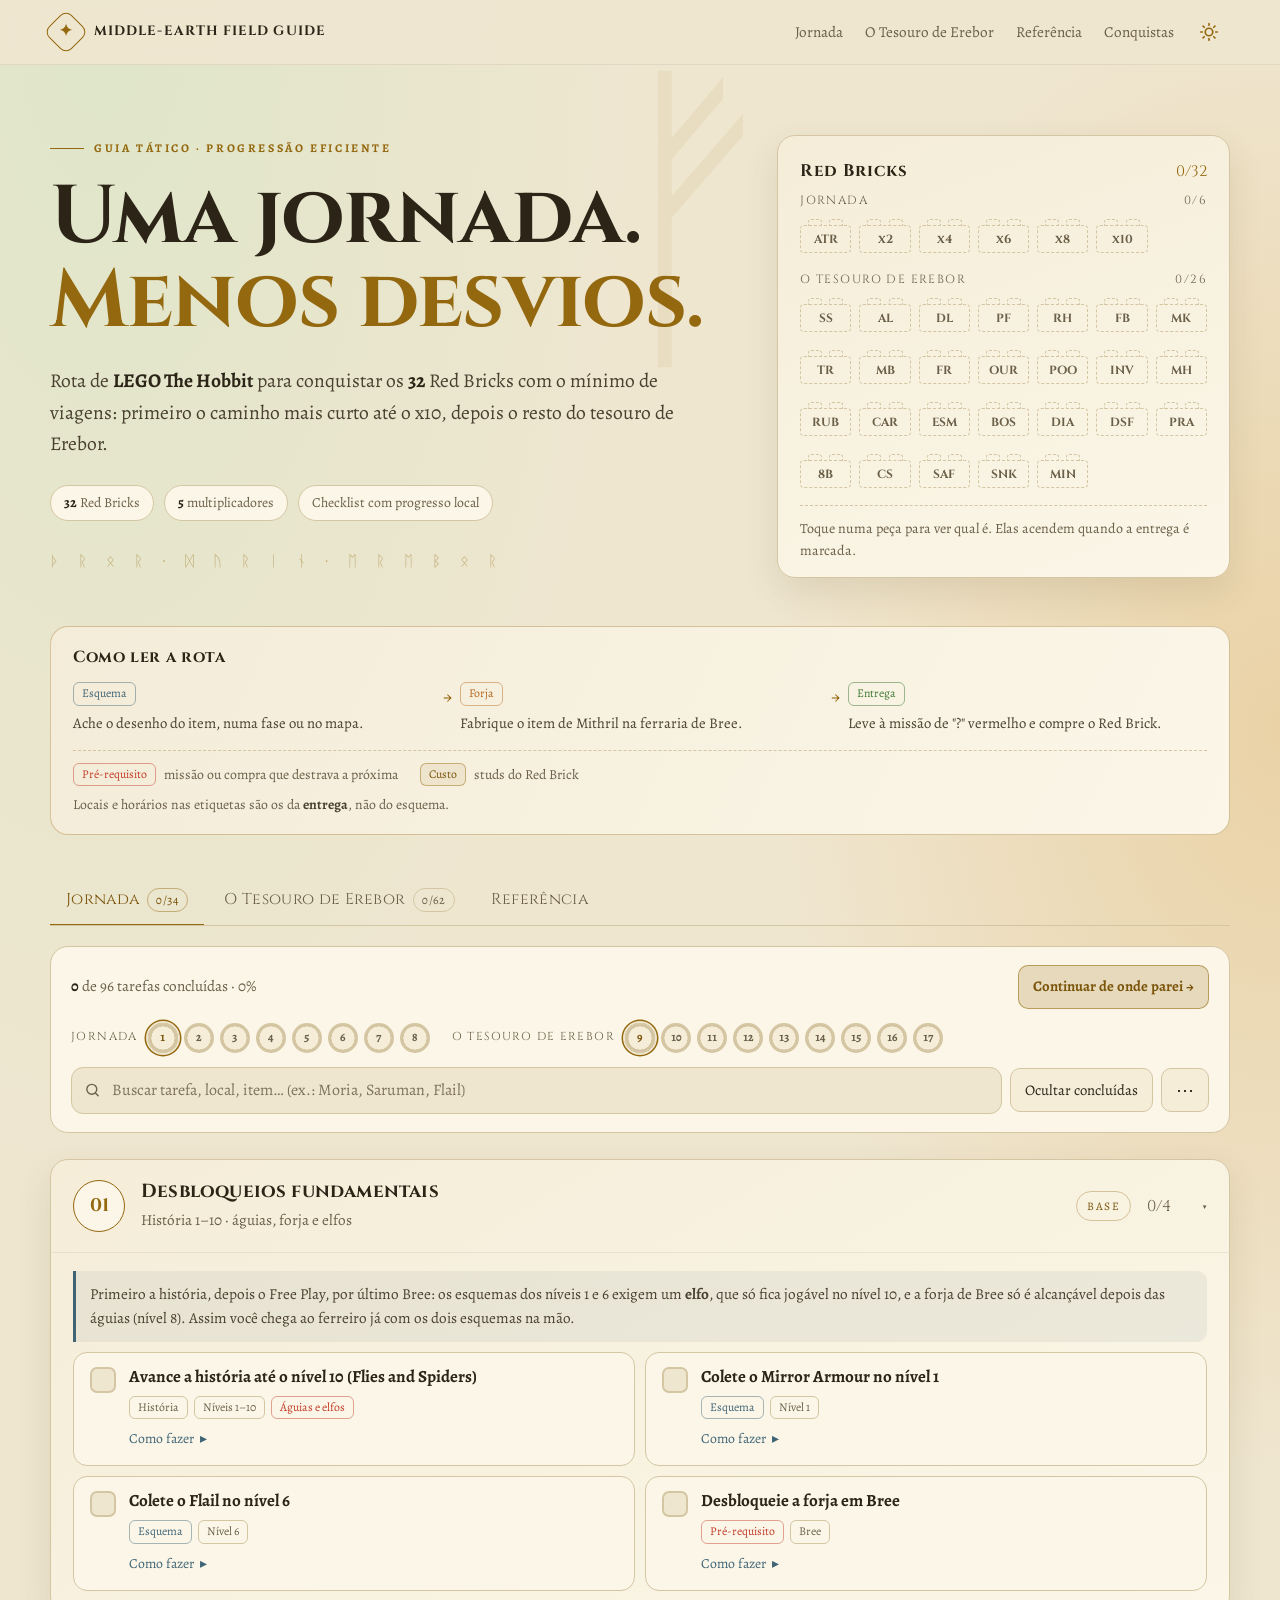
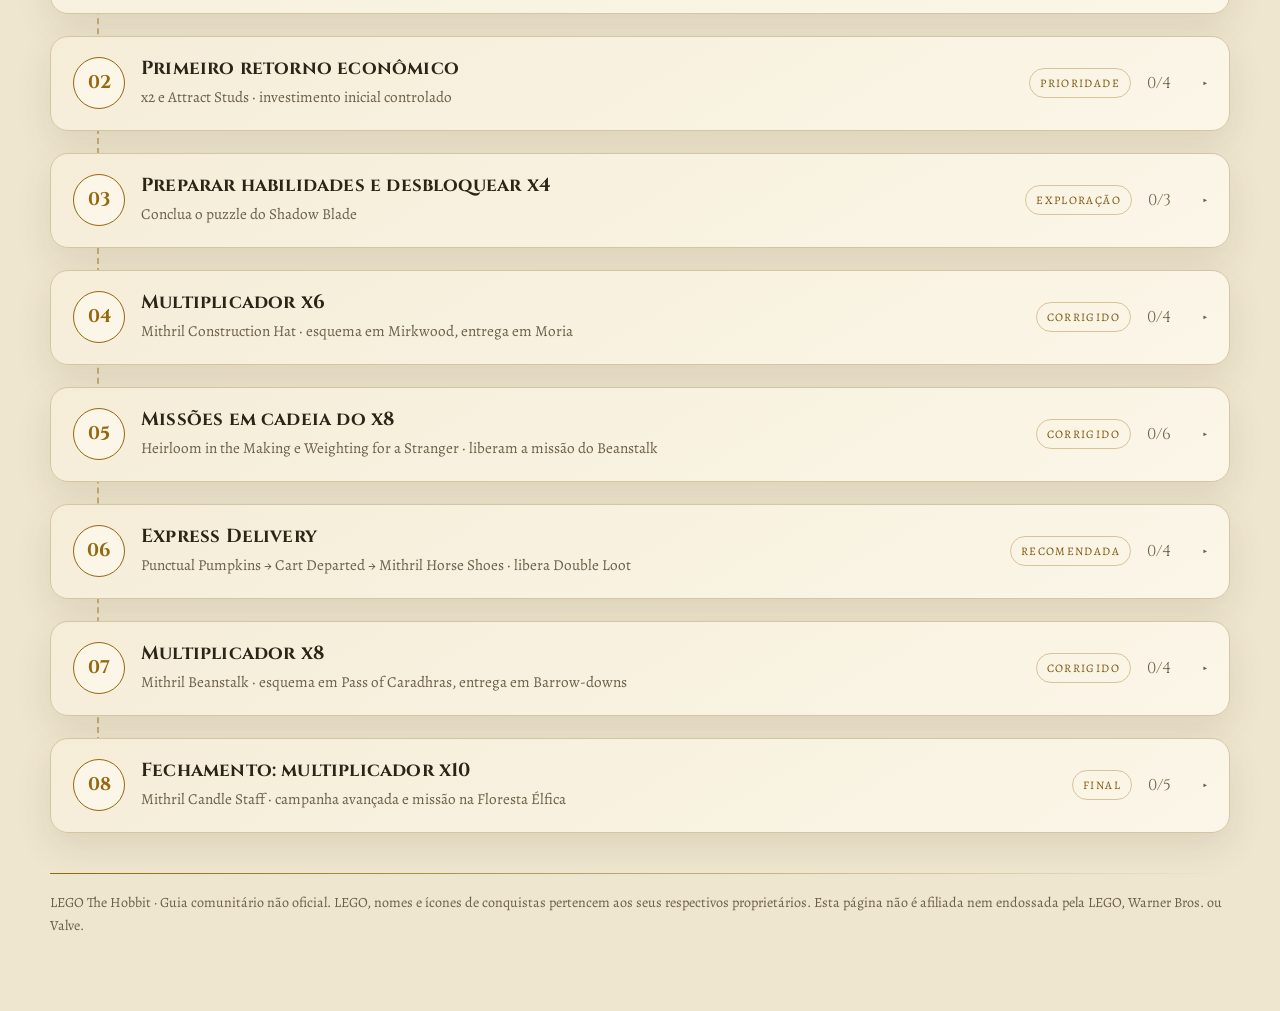
<file: index.html>
<!DOCTYPE html>
<html lang="pt-BR" data-theme="dark">
<head>
<meta charset="utf-8">
<meta name="viewport" content="width=device-width, initial-scale=1, viewport-fit=cover">
<meta name="theme-color" content="#0c100d">
<title>LEGO The Hobbit — Rota de Progressão</title>
<meta name="description" content="Checklist para conquistar os 32 Red Bricks de LEGO The Hobbit, começando pelos multiplicadores de studs (x2 a x10): onde achar cada esquema, forjar em Bree e entregar na missão certa.">
<link rel="canonical" href="https://ruysalles.github.io/LegoTheHobbit/">

<!-- Ícones da aba e da tela inicial -->
<link rel="icon" href="favicon.svg" type="image/svg+xml">
<link rel="icon" href="favicon-32.png" type="image/png" sizes="32x32">
<link rel="apple-touch-icon" href="apple-touch-icon.png">

<!-- Prévia ao compartilhar o link (WhatsApp, Telegram, Discord, Facebook...) -->
<meta property="og:type" content="website">
<meta property="og:locale" content="pt_BR">
<meta property="og:site_name" content="Middle-earth Field Guide">
<meta property="og:title" content="LEGO The Hobbit — Rota de Progressão">
<meta property="og:description" content="Checklist para os 32 Red Bricks, começando pelos multiplicadores x2 a x10: esquema, forja em Bree e missão de entrega.">
<meta property="og:url" content="https://ruysalles.github.io/LegoTheHobbit/">
<meta property="og:image" content="https://ruysalles.github.io/LegoTheHobbit/og-image-2.jpg">
<meta property="og:image:type" content="image/jpeg">
<meta property="og:image:width" content="1200">
<meta property="og:image:height" content="630">
<meta property="og:image:alt" content="Uma jornada. Menos desvios. — Guia de progressão de LEGO The Hobbit">
<meta name="twitter:card" content="summary_large_image">
<meta name="twitter:title" content="LEGO The Hobbit — Rota de Progressão">
<meta name="twitter:description" content="Checklist para os 32 Red Bricks de LEGO The Hobbit, começando pelos multiplicadores x2 a x10.">
<meta name="twitter:image" content="https://ruysalles.github.io/LegoTheHobbit/og-image-2.jpg">

<script src="assets/js/theme-init.js"></script>

<link rel="preconnect" href="https://fonts.googleapis.com">
<link rel="preconnect" href="https://fonts.gstatic.com" crossorigin>
<link href="https://fonts.googleapis.com/css2?family=Alegreya:ital,wght@0,400;0,500;0,700;1,400&family=Cinzel:wght@500;600;700&display=swap" rel="stylesheet">

<link rel="stylesheet" href="assets/css/base.css">
<link rel="stylesheet" href="assets/css/rota.css">
</head>
<body>
<header class="topbar" id="topbar"></header>
<main class="wrap" id="top">
 <section class="hero">
  <div>
   <div class="eyebrow">Guia tático · Progressão eficiente</div>
   <h1>Uma jornada.<br><em>Menos desvios.</em></h1>
   <p class="lede">Rota de <strong>LEGO The Hobbit</strong> para conquistar os <strong id="heroBrickCount">32</strong> Red Bricks com o mínimo de viagens: primeiro o caminho mais curto até o x10, depois o resto do tesouro de Erebor.</p>
   <div class="hero-meta" id="heroMeta"></div>
   <div class="moonletters" aria-hidden="true">ᚦ ᚱ ᛟ ᚱ · ᛞ ᚢ ᚱ ᛁ ᚾ · ᛖ ᚱ ᛖ ᛒ ᛟ ᚱ</div>
  </div>

  <aside class="vault" aria-label="Red Bricks conquistados">
   <div class="vault-head"><h2>Red Bricks</h2><span class="vault-count" id="vaultCount">0/0</span></div>
   <div id="vaultGroups"></div>
   <p class="vault-detail" id="vaultDetail" aria-live="polite">Toque numa peça para ver qual é. Elas acendem quando a entrega é marcada.</p>
  </aside>
 </section>

 <section class="howtoread" aria-label="Como ler a rota">
  <h2>Como ler a rota</h2>
  <ol class="flow">
   <li><span class="tag k-schem">Esquema</span><span>Ache o desenho do item, numa fase ou no mapa.</span></li>
   <li><span class="tag k-forge">Forja</span><span>Fabrique o item de Mithril na ferraria de Bree.</span></li>
   <li><span class="tag k-deliv">Entrega</span><span>Leve à missão de "?" vermelho e compre o Red Brick.</span></li>
  </ol>
  <p class="legend"><span><span class="tag k-req">Pré-requisito</span> missão ou compra que destrava a próxima</span><span><span class="tag gold">Custo</span> studs do Red Brick</span></p>
  <p class="legend-note">Locais e horários nas etiquetas são os da <strong>entrega</strong>, não do esquema.</p>
 </section>

 <nav class="tabs" id="tabs" role="tablist" aria-label="Partes do guia"></nav>

 <section class="tabpanel" id="panelRoute" aria-label="Rota passo a passo">
  <div class="toolbar">
   <div class="progressline">
    <div id="progressText" aria-live="polite"></div>
    <button class="btn btn-gold" id="continueBtn" type="button">Continuar de onde parei →</button>
   </div>
   <div class="journeymap" id="journeyMap" aria-label="Mapa da jornada: etapas e progresso"></div>
   <div class="toolrow">
    <label class="search">
     <svg viewBox="0 0 24 24" fill="none" stroke="currentColor" stroke-width="2" stroke-linecap="round" aria-hidden="true"><circle cx="11" cy="11" r="7"/><path d="M20 20l-3.5-3.5"/></svg>
     <input type="search" id="searchInput" placeholder="Buscar tarefa, local, item… (ex.: Moria, Saruman, Flail)" aria-label="Buscar tarefa">
    </label>
    <button class="btn" id="hideDoneBtn" type="button" aria-pressed="false">Ocultar concluídas</button>
    <details class="moremenu" id="moreMenu">
     <summary class="btn" aria-label="Mais opções">⋯</summary>
     <div class="moremenu-list">
      <button type="button" id="expandBtn">Expandir tudo</button>
      <button type="button" id="currentOnlyBtn">Só a etapa atual</button>
      <button type="button" id="printBtn">Imprimir / PDF</button>
      <button type="button" id="resetBtn" class="danger">Zerar checklist</button>
     </div>
    </details>
   </div>
  </div>

  <div class="stages" id="stages"></div>
  <div class="empty-state" id="emptyState" hidden><strong>Nada nesta trilha.</strong>Nenhuma tarefa desta parte corresponde à busca ou ao filtro atual.<div class="empty-hint" id="emptyHint"></div></div>
 </section>

 <section class="tabpanel" id="panelRef" aria-label="Referência" hidden>
  <section id="custos">
   <div class="sectionhead"><div><h2>Custos e destinos de entrega</h2><p>Consulte antes de gastar studs ou viajar para outra região.</p></div></div>
   <div id="costTables"></div>
   <div class="callout" id="budget"></div>
  </section>

  <section id="materiais">
   <div class="sectionhead"><div><h2>Materiais para forjar</h2><p>Soma de todas as forjas de cada parte, para farmar tudo de uma vez.</p></div>
    <div class="segmented" id="matFilter" role="group" aria-label="Mostrar materiais de"></div>
   </div>
   <div class="matgrid" id="matGrid"></div>
   <div class="callout"><strong>Dica de farm:</strong> em Erebor, quebre em dupla o grande bloco rachado ao lado da porta principal para revelar o <em>Loot Dispenser</em>, que vende materiais em pacotes de 5 por studs. Vale a pena depois de ter alguns multiplicadores ativos.</div>
  </section>

  <section id="fontes">
   <div class="sectionhead"><div><h2>Fontes e pontos a confirmar</h2><p>Guias consultados para validar esquemas, missões, horários e custos.</p></div></div>
   <details class="fold">
    <summary>Fontes de verificação <span class="tabcount" id="sourceCount"></span></summary>
    <ul id="sourceList"></ul>
    <p class="sources-note">Os guias podem usar nomes ligeiramente diferentes para alguns itens, como Construction Hat/Helmet. As instruções de puzzle foram resumidas para caber no formato de checklist.</p>
   </details>
   <details class="fold fold-warn">
    <summary>Pontos a confirmar no jogo <span class="tabcount" id="confirmCount"></span></summary>
    <ul id="confirmList"></ul>
   </details>
  </section>
 </section>
 <footer id="footer"></footer>
</main>
<script type="module" src="assets/js/rota.js"></script>
</body>
</html>
</file>
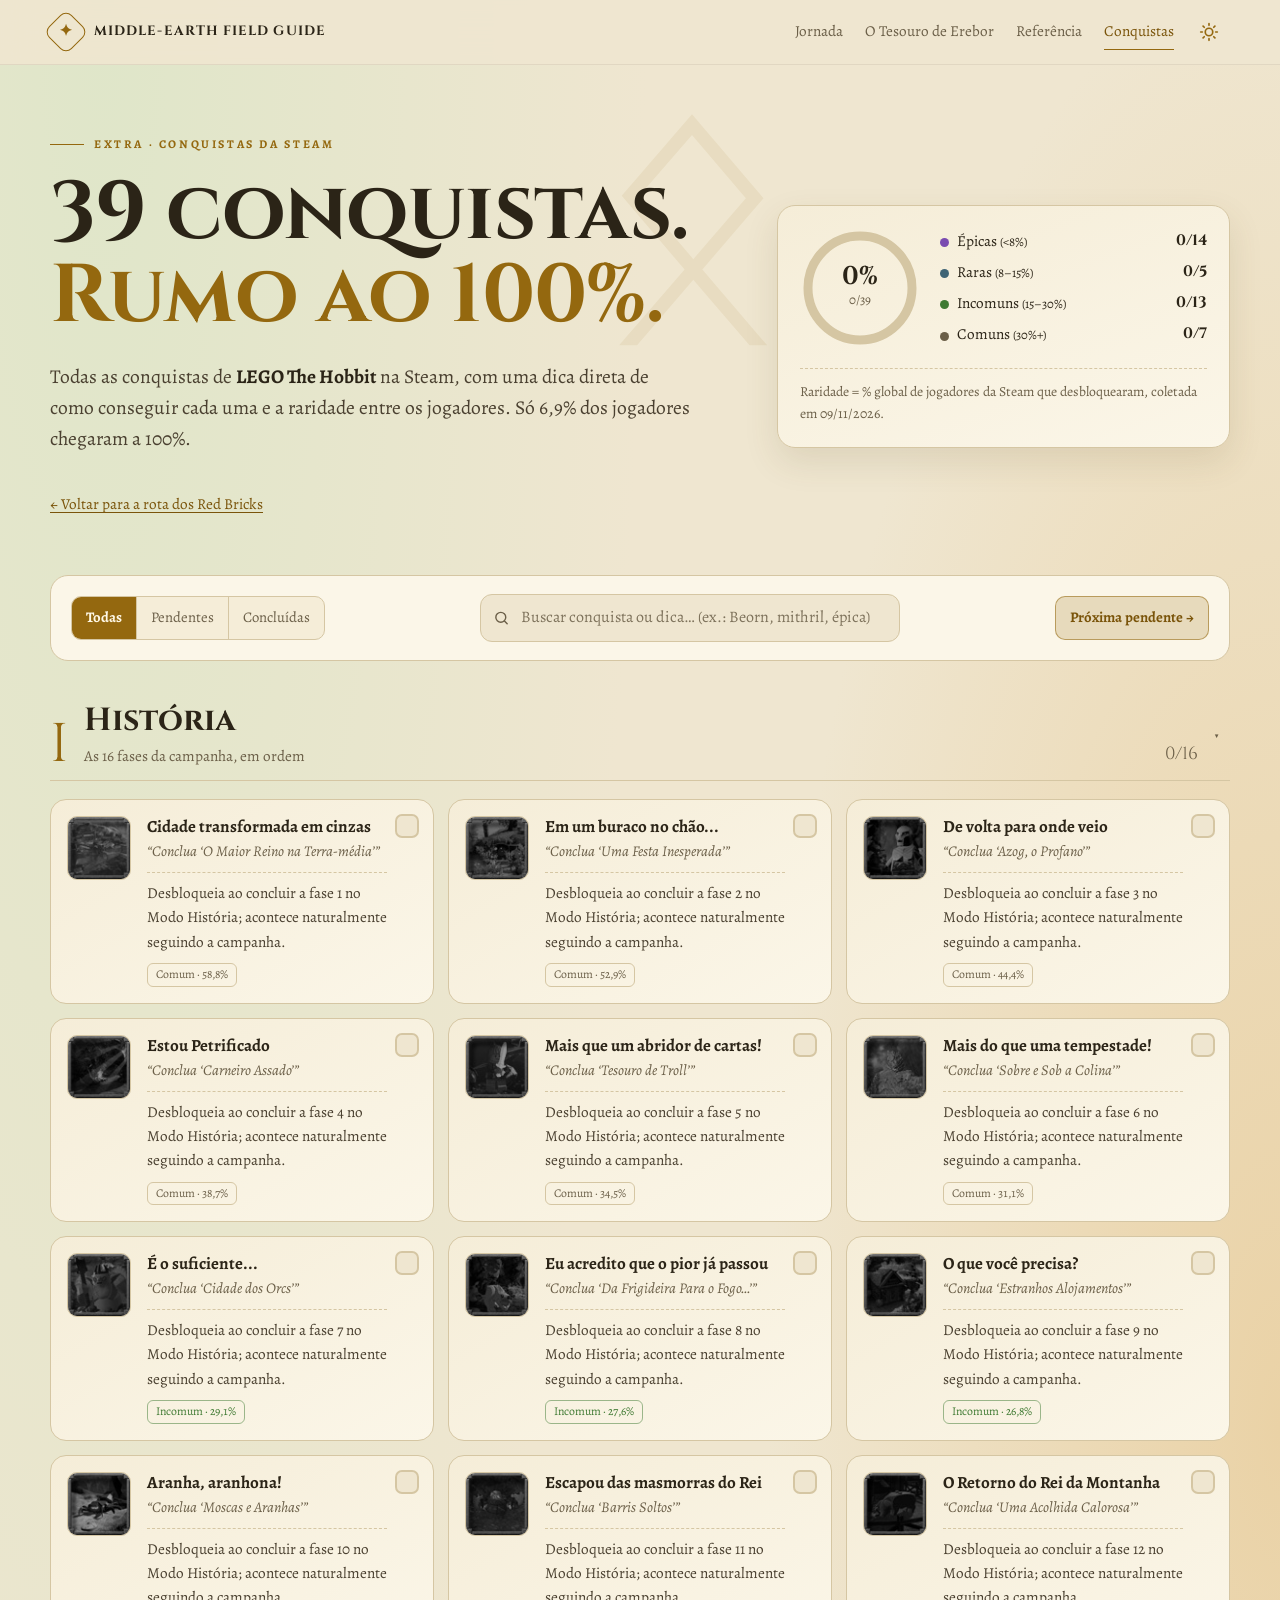
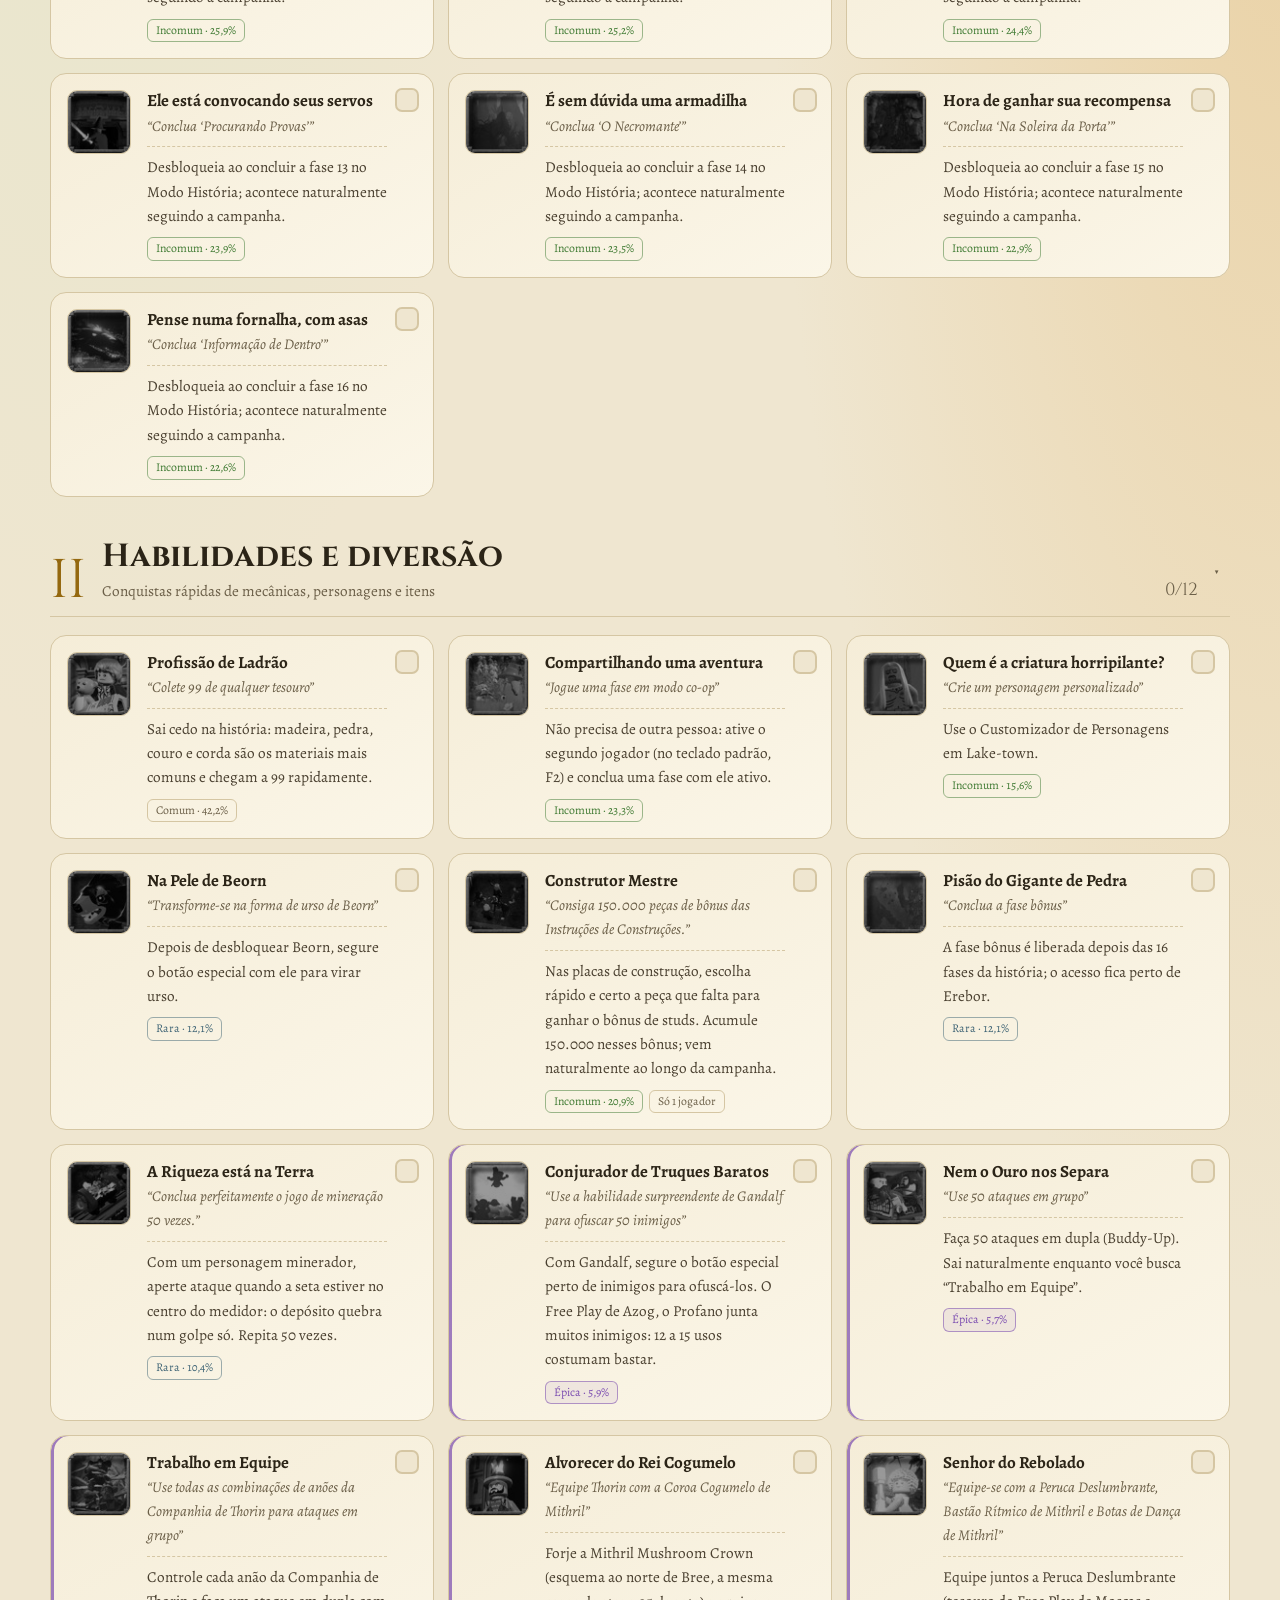
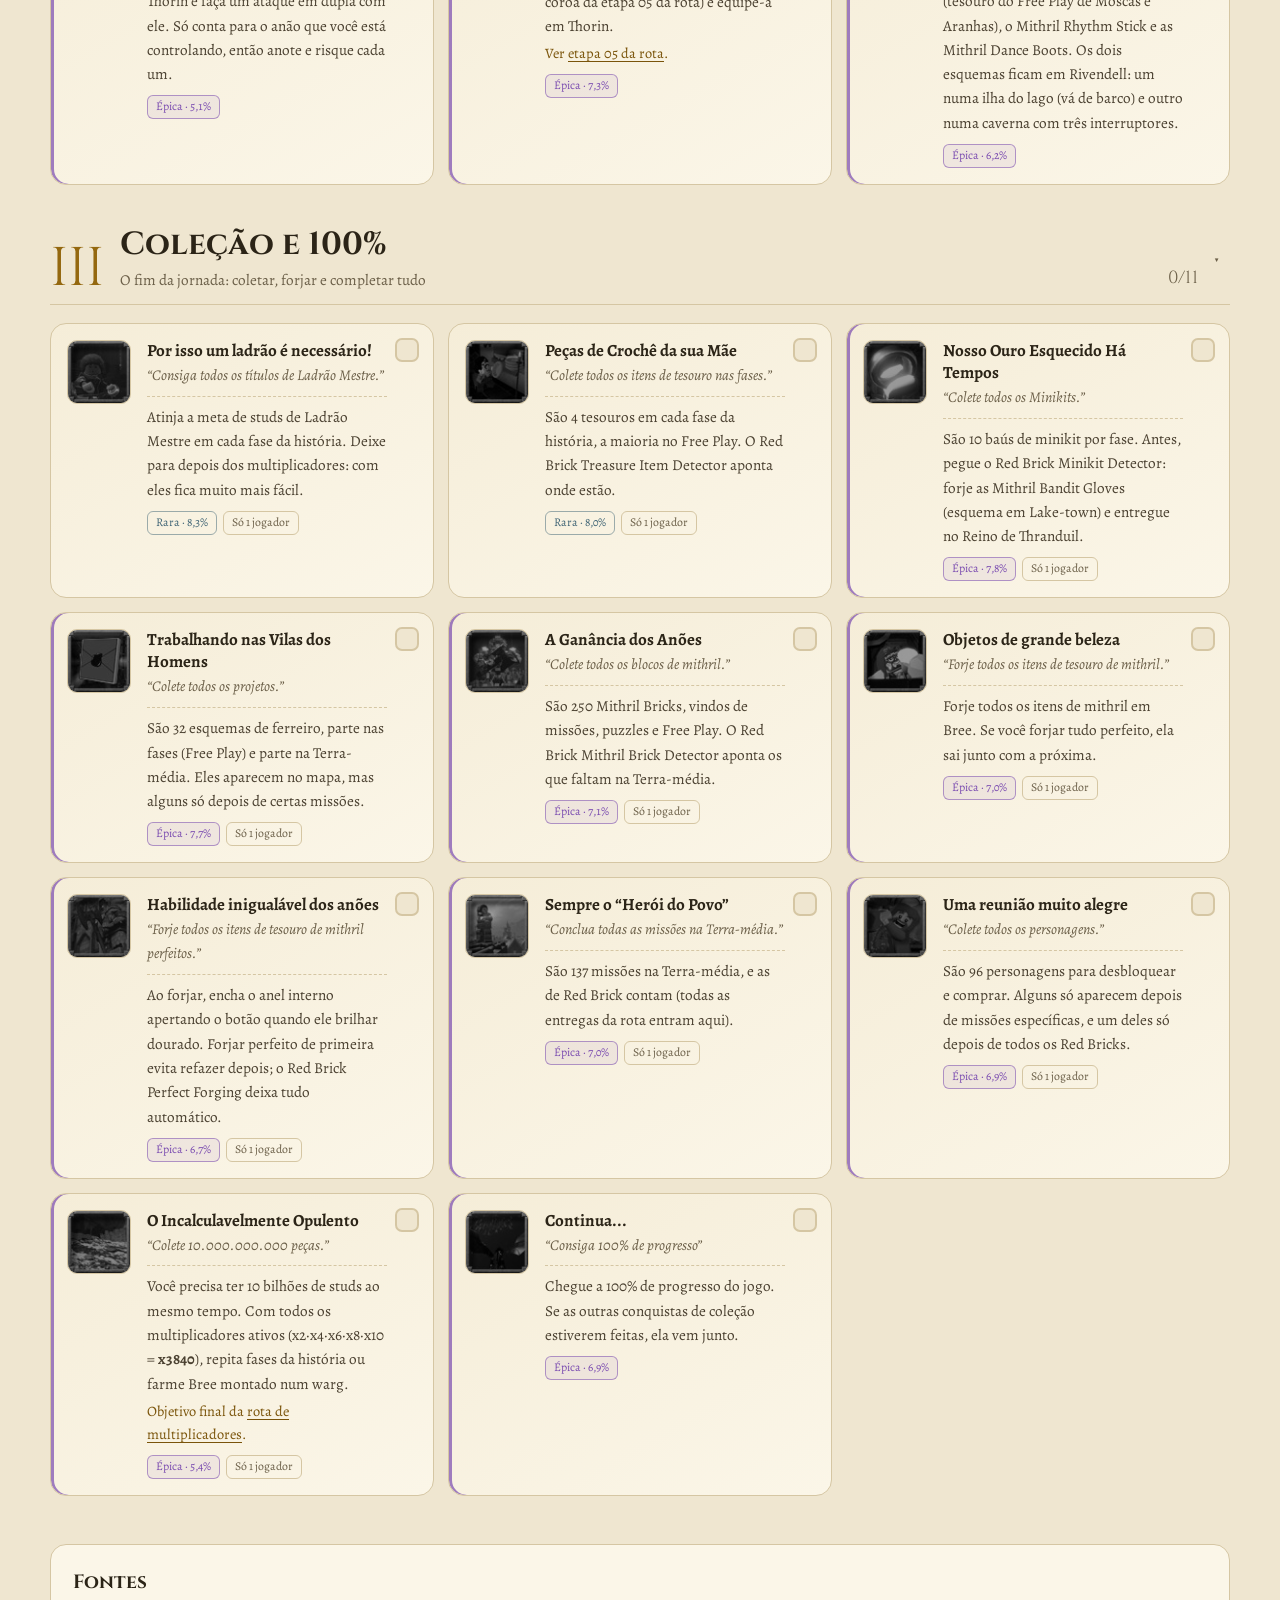
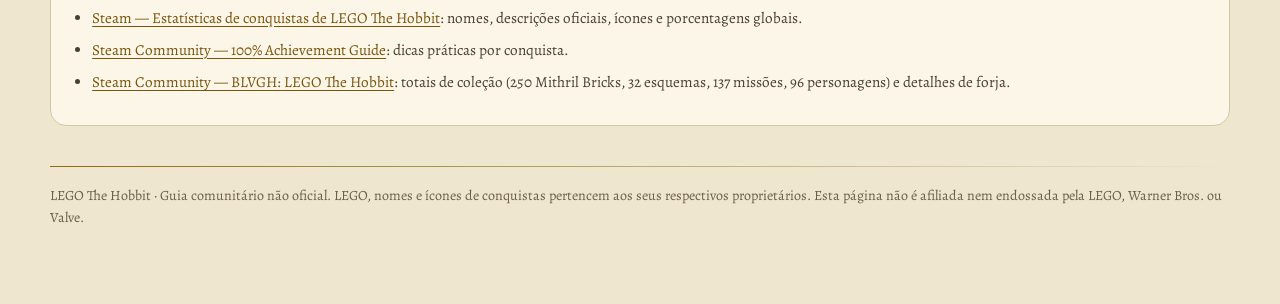
<file: conquistas.html>
<!DOCTYPE html>
<html lang="pt-BR" data-theme="dark">
<head>
<meta charset="utf-8">
<meta name="viewport" content="width=device-width, initial-scale=1, viewport-fit=cover">
<meta name="theme-color" content="#0c100d">
<title>LEGO The Hobbit — Conquistas 100%</title>
<meta name="description" content="As 39 conquistas da Steam de LEGO The Hobbit, com dica de como conseguir cada uma, raridade global e checklist com progresso local.">
<link rel="canonical" href="https://ruysalles.github.io/LegoTheHobbit/conquistas.html">
<link rel="icon" href="favicon.svg" type="image/svg+xml">
<link rel="icon" href="favicon-32.png" type="image/png" sizes="32x32">
<link rel="apple-touch-icon" href="apple-touch-icon.png">
<meta property="og:type" content="website">
<meta property="og:locale" content="pt_BR">
<meta property="og:site_name" content="Middle-earth Field Guide">
<meta property="og:title" content="LEGO The Hobbit — Conquistas 100%">
<meta property="og:description" content="As 39 conquistas da Steam com dica, raridade e checklist.">
<meta property="og:url" content="https://ruysalles.github.io/LegoTheHobbit/conquistas.html">
<meta property="og:image" content="https://ruysalles.github.io/LegoTheHobbit/og-image-2.jpg">
<meta property="og:image:type" content="image/jpeg">
<meta property="og:image:width" content="1200">
<meta property="og:image:height" content="630">
<meta property="og:image:alt" content="Uma jornada. Menos desvios. — Guia de LEGO The Hobbit">
<meta name="twitter:card" content="summary_large_image">
<meta name="twitter:image" content="https://ruysalles.github.io/LegoTheHobbit/og-image-2.jpg">

<script src="assets/js/theme-init.js"></script>
<link rel="preconnect" href="https://fonts.googleapis.com">
<link rel="preconnect" href="https://fonts.gstatic.com" crossorigin>
<link href="https://fonts.googleapis.com/css2?family=Alegreya:ital,wght@0,400;0,500;0,700;1,400&family=Cinzel:wght@500;600;700&display=swap" rel="stylesheet">

<link rel="stylesheet" href="assets/css/base.css">
<link rel="stylesheet" href="assets/css/conquistas.css">
</head>
<body>
<header class="topbar" id="topbar"></header>

<main class="wrap">
 <section class="hero">
  <div>
   <div class="eyebrow">Extra · Conquistas da Steam</div>
   <h1><span id="achCount">39</span> conquistas.<br><em>Rumo ao 100%.</em></h1>
   <p class="lede" id="intro"></p>
   <a class="backlink" href="index.html#jornada">← Voltar para a rota dos Red Bricks</a>
  </div>
  <aside class="panel" aria-label="Seu progresso">
   <div class="ring">
    <svg viewBox="0 0 120 120" aria-hidden="true"><defs><linearGradient id="ringGrad" x1="0" x2="1"><stop offset="0" stop-color="var(--violet)"/><stop offset="1" stop-color="var(--gold)"/></linearGradient></defs><circle class="track" cx="60" cy="60" r="52"/><circle class="fill" id="ringFill" cx="60" cy="60" r="52"/></svg>
    <div class="ring-label"><strong id="ringPct">0%</strong><span id="ringSub">0/0</span></div>
   </div>
   <ul class="rlist">
    <li><span><i class="dot epic"></i>Épicas <small>(&lt;8%)</small></span><b id="r-epic">0/0</b></li>
    <li><span><i class="dot rare"></i>Raras <small>(8–15%)</small></span><b id="r-rare">0/0</b></li>
    <li><span><i class="dot uncommon"></i>Incomuns <small>(15–30%)</small></span><b id="r-uncommon">0/0</b></li>
    <li><span><i class="dot common"></i>Comuns <small>(30%+)</small></span><b id="r-common">0/0</b></li>
   </ul>
   <p class="panel-note" id="panelNote"></p>
  </aside>
 </section>

 <div class="toolbar">
  <div class="segmented" role="group" aria-label="Filtrar conquistas">
   <button type="button" data-filter="all" aria-pressed="true">Todas</button>
   <button type="button" data-filter="pending" aria-pressed="false">Pendentes</button>
   <button type="button" data-filter="done" aria-pressed="false">Concluídas</button>
  </div>
  <label class="search">
   <svg viewBox="0 0 24 24" fill="none" stroke="currentColor" stroke-width="2" stroke-linecap="round" aria-hidden="true"><circle cx="11" cy="11" r="7"/><path d="M20 20l-3.5-3.5"/></svg>
   <input type="search" id="searchInput" placeholder="Buscar conquista ou dica… (ex.: Beorn, mithril, épica)" aria-label="Buscar conquista">
  </label>
  <button class="btn btn-gold" id="continueBtn" type="button">Próxima pendente →</button>
 </div>

<!-- capítulos são montados por assets/js/conquistas.js a partir de data/conquistas.json -->
 <div id="chapters"></div>

 <div class="empty-state" id="emptyState" hidden><strong>Nenhum rastro por aqui.</strong>Nenhuma conquista corresponde à busca ou ao filtro atual.</div>

 <section class="sources">
  <h2>Fontes</h2>
  <ul id="sourceList"></ul>
 </section>
 <footer id="footer"></footer>
</main>

<script type="module" src="assets/js/conquistas.js"></script>
</body>
</html>
</file>
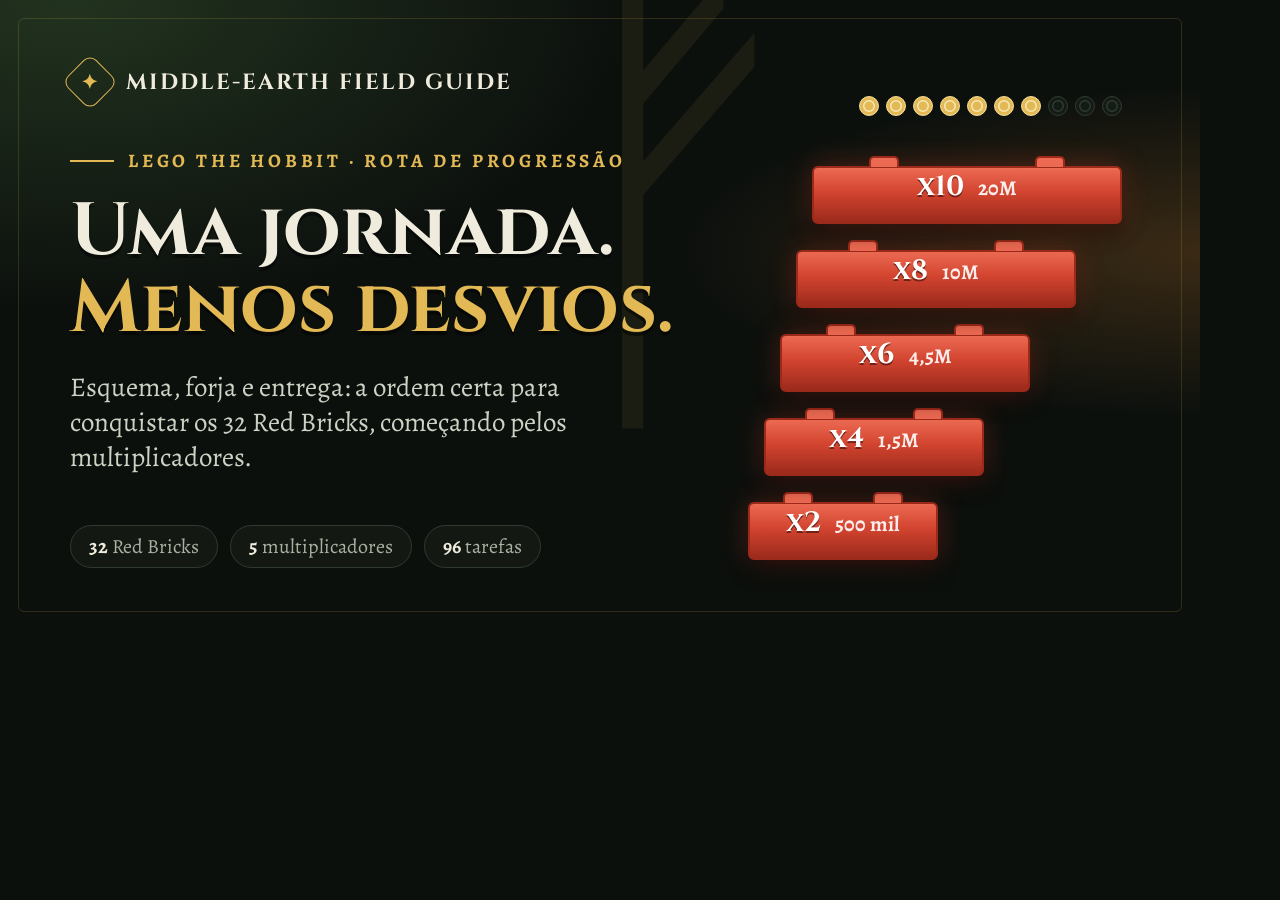
<file: tools/og/og-image.html>
<!DOCTYPE html>
<!--
  Fonte da imagem de compartilhamento (og-image.jpg, 1200×630).
  Para regenerar, veja "Imagem de compartilhamento" no README.md.
  Números (tarefas, studs) são lidos de data/rota.json para não ficarem desatualizados.
-->
<html lang="pt-BR">
<head>
<meta charset="utf-8">
<link href="https://fonts.googleapis.com/css2?family=Alegreya:wght@400;500;700&family=Cinzel:wght@600;700&display=block" rel="stylesheet">
<style>
  :root{--bg:#0c100d;--glow-a:#22331f;--glow-b:#3a2a15;--panel:#141a15;--line:#2f3b30;--text:#f0ecdd;--muted:#a9b2a0;--soft:#cdd3c4;
        --gold:#e3b955;--gold2:#f3d892;--brick:#d2442f;--brick-hi:#ec6a52;--brick-lo:#9c2a1b}
  *{box-sizing:border-box;margin:0}
  html,body{width:1200px;height:630px;overflow:hidden;background:var(--bg)}
  .card{position:relative;width:1200px;height:630px;overflow:hidden;color:var(--text);font-family:Alegreya,Georgia,serif;
    background:radial-gradient(ellipse at 6% 0%,var(--glow-a) 0,transparent 560px),radial-gradient(ellipse at 100% 40%,var(--glow-b) 0,transparent 520px),var(--bg);
    padding:62px 70px}
  .card:before{content:"ᚠ";position:absolute;left:520px;top:-60px;font-family:Georgia,serif;font-size:520px;line-height:1;color:#e3b95812}
  .card:after{content:"";position:absolute;inset:18px;border:1px solid #e3b9552a;border-radius:6px}
  .brand{display:flex;align-items:center;gap:16px;font-family:Cinzel,serif;font-weight:700;font-size:22px;letter-spacing:.09em;text-transform:uppercase}
  .mark{width:40px;height:40px;display:grid;place-items:center;border:1.5px solid var(--gold);color:var(--gold);transform:rotate(45deg);border-radius:9px}
  .mark span{transform:rotate(-45deg);font-size:20px}
  .eyebrow{margin-top:46px;display:flex;align-items:center;gap:14px;color:var(--gold);font-weight:700;font-size:19px;letter-spacing:.2em;text-transform:uppercase}
  .eyebrow:before{content:"";width:44px;height:1.5px;background:var(--gold)}
  h1{margin-top:20px;font-family:Cinzel,serif;font-weight:700;font-size:74px;line-height:1.04;filter:drop-shadow(0 4px 0 #0007)}
  h1 em{font-style:normal;color:var(--gold);display:block}
  .sub{margin-top:22px;font-size:27px;color:var(--soft);max-width:600px;line-height:1.3}
  .chips{position:absolute;left:70px;bottom:62px;display:flex;gap:12px}
  .chip{font-size:20px;color:var(--muted);border:1px solid var(--line);background:#141a15d9;border-radius:99px;padding:7px 18px}
  .chip b{color:var(--text)}

  /* Escada de Red Bricks */
  .stairs{position:absolute;right:78px;bottom:70px;width:400px;height:440px}
  .brick{position:absolute;height:58px;border-radius:6px;display:grid;place-items:center;font-family:Cinzel,serif;font-weight:700;font-size:28px;color:#fff;
    text-shadow:0 2px 0 #0007;background:linear-gradient(180deg,var(--brick-hi),var(--brick) 45%,var(--brick-lo));border:2px solid var(--brick-lo);
    box-shadow:0 0 28px #d2442f55,0 10px 18px #0008}
  .brick i{position:absolute;top:-12px;width:30px;height:11px;border-radius:5px 5px 0 0;background:var(--brick-hi);border:2px solid var(--brick-lo);border-bottom:0}
  .brick i:nth-child(1){left:18%}.brick i:nth-child(2){right:18%}
  .brick{grid-auto-flow:column;gap:14px;justify-content:center;align-items:baseline}
  .brick small{font-family:Alegreya,serif;font-weight:700;font-size:21px;opacity:.9;text-shadow:none}
  .studs{position:absolute;right:78px;top:96px;display:flex;gap:7px}
  .stud{width:20px;height:20px;border-radius:50%;background:var(--gold);border:1.5px solid var(--gold2);box-shadow:inset 0 0 0 3px var(--gold),inset 0 0 0 4.5px #f7e7b5}
  .stud.off{background:var(--panel);border-color:var(--line);box-shadow:inset 0 0 0 3px var(--panel),inset 0 0 0 4.5px var(--line)}
</style>
</head>
<body>
<div class="card">
  <div class="brand"><span class="mark"><span>✦</span></span>Middle-earth Field Guide</div>
  <div class="eyebrow">LEGO The Hobbit · Rota de progressão</div>
  <h1>Uma jornada.<em>Menos desvios.</em></h1>
  <p class="sub">Esquema, forja e entrega: a ordem certa para conquistar os <span id="cBricks2">32</span> Red Bricks, começando pelos multiplicadores.</p>
  <div class="chips">
    <span class="chip"><b id="cBricks">32</b> Red Bricks</span>
    <span class="chip"><b id="cMult">5</b> multiplicadores</span>
    <span class="chip"><b id="cTasks">35</b> tarefas</span>
  </div>
  <div class="studs" id="studRow"></div>
  <div class="stairs" id="stairs"></div>
</div>
<script>
  // Escada: um degrau por multiplicador, do x2 (embaixo, à esquerda) ao x10 (em cima, à direita)
  const steps = [['x2', '500 mil'], ['x4', '1,5M'], ['x6', '4,5M'], ['x8', '10M'], ['x10', '20M']];
  const stairs = document.getElementById('stairs');
  steps.forEach(([label, cost], i) => {
    const b = document.createElement('div');
    b.className = 'brick';
    const w = 190 + i * 30;
    b.style.cssText = `width:${w}px;right:${(4 - i) * 46}px;bottom:${i * 84}px`;
    b.innerHTML = `<i></i><i></i>${label}<small>${cost}</small>`;
    stairs.appendChild(b);
  });
  // Fileira de studs: progresso ilustrativo
  const row = document.getElementById('studRow');
  for (let i = 0; i < 10; i++) { const s = document.createElement('span'); s.className = 'stud' + (i < 7 ? '' : ' off'); row.appendChild(s); }
  // Números atualizados a partir dos dados da rota (quando servido pelo servidor local)
  fetch('../../data/rota.json').then(r => r.json()).then(d => {
    document.getElementById('cBricks').textContent = document.getElementById('cBricks2').textContent = d.redBricks.length;
    document.getElementById('cMult').textContent = d.redBricks.filter(b => b.multiplier).length;
    document.getElementById('cTasks').textContent = d.stages.reduce((a, s) => a + s.tasks.length, 0);
  }).catch(() => {});
</script>
</body>
</html>
</file>
<file: assets/css/base.css>
/* LEGO The Hobbit — estilos compartilhados por todas as páginas.
   Cores ficam nos tokens abaixo: mude aqui e vale para o site inteiro. */

/* =========================================================
   TOKENS — Dark: "Noite em Mirkwood, brasa da forja"
   ========================================================= */
:root,[data-theme="dark"]{
  --bg:#0c100d;--bg-glow-a:#22331f;--bg-glow-b:#3a2a15;
  --panel:#141a15;--panel2:#1a221b;--panel3:#202a21;
  --line:#2f3b30;--line-soft:#ffffff10;
  --text:#f0ecdd;--muted:#a9b2a0;--soft:#cdd3c4;
  --gold:#e3b955;--gold2:#f3d892;--gold-ink:#1b1709;
  --green:#8abf77;--green-ink:#10200d;
  --brick:#d2442f;--brick-hi:#ec6a52;--brick-lo:#9c2a1b;
  --mithril:#9fc7d9;--ember:#f0a04b;--violet:#c39bf0;
  --shadow:0 18px 50px #0008;
  --topbar:#0c100de6;
  --rune:#e3b95810;
  color-scheme:dark;
}
/* Light: "Mapa de Thror — pergaminho e tinta" */
[data-theme="light"]{
  --bg:#efe6d0;--bg-glow-a:#dfe6c9;--bg-glow-b:#ead2a6;
  --panel:#fbf6e8;--panel2:#f5edd8;--panel3:#efe4ca;
  --line:#d5c6a3;--line-soft:#2b241712;
  --text:#2b2417;--muted:#6b5f48;--soft:#4a4030;
  --gold:#94680f;--gold2:#7a540a;--gold-ink:#fff8e6;
  --green:#3f7a32;--green-ink:#f4fbef;
  --brick:#c23a26;--brick-hi:#df5a43;--brick-lo:#8f2616;
  --mithril:#3f6475;--ember:#b4651c;--violet:#7a4bb0;
  --shadow:0 14px 34px #5a46241f;
  --topbar:#efe6d0e8;
  --rune:#94680f14;
  color-scheme:light;
}
:root{
  --font-display:Cinzel,"Trajan Pro",Georgia,serif;
  --font-body:Alegreya,Georgia,"Times New Roman",serif;
  --radius:18px;--max:1180px;--gutter:36px;--top-h:64px;
}

*{box-sizing:border-box}
[hidden]{display:none!important}
html{scroll-behavior:smooth;scroll-padding-top:calc(var(--top-h) + 20px);-webkit-text-size-adjust:100%;text-size-adjust:100%}
/* overflow-x:clip evita rolagem lateral sem quebrar o menu fixo (sticky) */
body{margin:0;overflow-x:clip;background:
 radial-gradient(ellipse at 8% 0%,var(--bg-glow-a) 0,transparent 34rem),
 radial-gradient(ellipse at 100% 28%,var(--bg-glow-b) 0,transparent 32rem),var(--bg);
 color:var(--text);font:17px/1.6 var(--font-body);transition:background-color .3s,color .3s}
a{color:var(--gold2);text-decoration-thickness:1px;text-underline-offset:3px}
a:hover{color:var(--text)}
button,input{font:inherit;margin:0;color:inherit}
button{cursor:pointer}
:focus-visible{outline:2px solid var(--gold);outline-offset:3px;border-radius:6px}
.wrap{width:min(calc(100% - var(--gutter)),var(--max));margin-inline:auto}
h1,h2,h3,p{margin-top:0}

/* =========================================================
   TOPBAR
   ========================================================= */
.topbar{position:sticky;top:0;z-index:20;background:var(--topbar);backdrop-filter:blur(16px);-webkit-backdrop-filter:blur(16px);border-bottom:1px solid var(--line-soft);padding-left:env(safe-area-inset-left);padding-right:env(safe-area-inset-right)}
.topinner{min-height:var(--top-h);display:flex;align-items:center;justify-content:space-between;gap:0 14px;flex-wrap:wrap}
.brand{display:flex;align-items:center;gap:12px;font-family:var(--font-display);font-weight:700;letter-spacing:.08em;text-transform:uppercase;font-size:.84rem;min-width:0;flex:1 1 auto;color:var(--text);text-decoration:none}
.brand>span:last-child{overflow:hidden;text-overflow:ellipsis;white-space:nowrap}
.brandmark{flex:none;width:32px;height:32px;display:grid;place-items:center;border:1px solid var(--gold);color:var(--gold);transform:rotate(45deg);border-radius:8px}
.brandmark span{transform:rotate(-45deg);font-size:1rem}
.nav{display:flex;gap:22px;font-size:.95rem;color:var(--muted)}
.nav a{color:inherit;text-decoration:none;padding:5px 0}.nav a:hover{color:var(--gold2)}
.top-actions{display:flex;align-items:center;gap:6px}
.iconbtn{flex:none;width:42px;height:42px;display:grid;place-items:center;background:transparent;border:1px solid transparent;border-radius:10px;color:var(--gold);padding:0}
.iconbtn:hover{border-color:var(--line)}
.iconbtn svg{width:20px;height:20px}
[data-theme="dark"] .icon-sun,[data-theme="light"] .icon-moon{display:none}
.menu-toggle{display:none;font-size:1.5rem;line-height:1}
/* Linha fina de progresso no pé da barra fixa */
.topprogress{position:absolute;left:0;right:0;bottom:-1px;height:2px;background:transparent}
.topprogress i{display:block;height:100%;width:0;background:linear-gradient(90deg,var(--green),var(--gold));transition:width .35s}
.nav a[aria-current="page"]{color:var(--gold2);border-bottom:1px solid var(--gold)}

/* Componentes comuns */
.eyebrow{display:flex;align-items:center;gap:10px;color:var(--gold);text-transform:uppercase;letter-spacing:.22em;font-size:.74rem;font-weight:700}
.eyebrow:before{content:"";flex:none;height:1px;width:34px;background:var(--gold)}
.tag{font-size:.74rem;color:var(--muted);border:1px solid var(--line);border-radius:6px;padding:2px 8px;line-height:1.5}
.flash{animation:flash 1.2s ease}
@keyframes flash{30%{box-shadow:0 0 0 4px var(--gold)}}
.empty-state{text-align:center;color:var(--muted);padding:40px 0}
.empty-state strong{display:block;font-family:var(--font-display);font-size:1.3rem;color:var(--text);margin-bottom:4px}
.sources{padding:22px;border:1px solid var(--line);background:var(--panel);border-radius:16px}
.sources ul{padding-left:1.2rem;margin:0}
.sources li{margin:8px 0;color:var(--soft);font-size:.95rem}
.sources a{overflow-wrap:anywhere}
footer{padding:40px 0 calc(60px + env(safe-area-inset-bottom));color:var(--muted);font-size:.88rem}
.footerline{height:1px;background:linear-gradient(90deg,var(--gold),transparent);margin-bottom:18px}

/* =========================================================
   COMPONENTES COMUNS DAS PÁGINAS (hero, título, busca, barra de ferramentas)
   ========================================================= */
.hero{padding:70px 0 48px;position:relative;display:grid;grid-template-columns:minmax(0,1.35fr) minmax(300px,.9fr);gap:48px;align-items:center}
/* runa decorativa ao fundo; cada página escolhe a sua com --hero-rune */
.hero:after{content:var(--hero-rune,"ᚠ");position:absolute;left:46%;top:-10px;font-family:Georgia,serif;font-size:clamp(10rem,26vw,24rem);line-height:1;color:var(--rune);pointer-events:none;z-index:-1}
h1{font-family:var(--font-display);font-weight:700;font-size:clamp(2.4rem,6.4vw,5.4rem);line-height:1.02;letter-spacing:-.01em;margin:18px 0 22px;overflow-wrap:break-word}
h1 em{font-style:normal;color:var(--gold);display:inline-block}
.lede{max-width:640px;color:var(--soft);font-size:clamp(1.05rem,1.8vw,1.22rem)}
.lede strong{color:var(--text)}
.meta{display:flex;gap:6px;flex-wrap:wrap;margin-top:9px}
.toolbar{margin:20px 0 26px;padding:18px 20px;border:1px solid var(--line);border-radius:var(--radius);background:var(--panel)}
.search{position:relative}
.search svg{position:absolute;left:13px;top:50%;width:17px;height:17px;transform:translateY(-50%);color:var(--muted);pointer-events:none}
.search input{width:100%;background:var(--bg);border:1px solid var(--line);border-radius:12px;padding:10px 14px 10px 40px;font-size:1rem;min-height:44px}
.search input::placeholder{color:var(--muted);opacity:.85}
.btn{border:1px solid var(--line);background:var(--panel2);color:var(--text);border-radius:10px;padding:9px 14px;min-height:44px;font-size:.92rem;text-align:center;transition:border-color .2s,background-color .2s}
.btn:hover{border-color:var(--gold)}
.btn[aria-pressed="true"]{background:var(--gold);border-color:var(--gold);color:var(--gold-ink);font-weight:700}
.btn-gold{background:color-mix(in srgb,var(--gold) 14%,var(--panel2));border-color:color-mix(in srgb,var(--gold) 55%,transparent);color:var(--gold2);font-weight:700}
.sources-note{margin:14px 0 0;color:var(--muted);font-size:.88rem}
.segmented{display:inline-flex;border:1px solid var(--line);border-radius:10px;overflow:hidden;background:var(--panel2)}
.segmented button{border:0;background:transparent;color:var(--muted);padding:9px 14px;min-height:42px;font-size:.92rem}
.segmented button+button{border-left:1px solid var(--line)}
.segmented button[aria-pressed="true"]{background:var(--gold);color:var(--gold-ink);font-weight:700}
@media(max-width:960px){.hero{grid-template-columns:1fr;gap:32px}.hero:after{left:auto;right:2%}}
@media(max-width:760px){.hero{padding:36px 0 32px}.toolbar{padding:16px}}

/* Tablet em pé e celular: menu vira "hambúrguer" */
@media(max-width:760px){
 .menu-toggle{display:grid}
 .nav{display:none;order:3;flex-basis:100%;flex-direction:column;gap:0;padding:4px 0 10px;border-top:1px solid var(--line-soft);font-size:1.05rem}
 .nav.active{display:flex}
 .nav a{padding:12px 4px;border-bottom:1px solid var(--line-soft)}
 .nav a:last-child{border-bottom:0}
 .nav a[aria-current="page"]{border-bottom:1px solid var(--line-soft)}
}

/* Celulares */
@media(max-width:420px){
 :root{--gutter:28px;--radius:16px}
 body{font-size:16px}
 .brand{font-size:.74rem;letter-spacing:.05em}
}

/* Respeita quem prefere menos animação */
@media(prefers-reduced-motion:reduce){
 html{scroll-behavior:auto}
 *{transition:none!important;animation:none!important}
}
</file>
<file: assets/css/rota.css>
/* Página da rota (index.html). Estilos comuns estão em base.css. */

/* =========================================================
   HERO
   ========================================================= */
.hero-meta{display:flex;flex-wrap:wrap;gap:10px;margin-top:26px}
.pill{border:1px solid var(--line);background:var(--panel);border-radius:99px;padding:6px 13px;color:var(--muted);font-size:.86rem}
.pill strong{color:var(--text)}
.moonletters{margin-top:28px;font-family:Georgia,serif;letter-spacing:.5em;color:var(--gold);opacity:.45;font-size:clamp(.7rem,2.6vw,.95rem);user-select:none;white-space:nowrap;overflow:hidden}
@media(max-width:520px){.moonletters{letter-spacing:.28em}}

/* Painel de Red Bricks */
.vault{background:linear-gradient(160deg,var(--panel2),var(--panel));border:1px solid var(--line);border-radius:var(--radius);padding:22px 22px 14px;box-shadow:var(--shadow);position:relative}
.vault-head{display:flex;justify-content:space-between;align-items:baseline;gap:12px;margin-bottom:6px}
.vault-head h2{font-family:var(--font-display);font-size:1.05rem;letter-spacing:.06em;margin:0}
.vault-count{font-family:var(--font-display);color:var(--gold);font-size:.95rem;white-space:nowrap}
.brick{position:relative;height:30px;margin-top:6px;border-radius:4px;border:1.5px dashed var(--line);display:grid;place-items:center;font-family:var(--font-display);font-weight:700;font-size:.9rem;color:var(--muted);transition:background-color .3s,border-color .3s,color .3s,box-shadow .3s}
.brick:before,.brick:after{content:"";position:absolute;top:-7px;width:16px;height:6px;border-radius:3px 3px 0 0;border:1.5px dashed var(--line);border-bottom:0;transition:inherit}
.brick:before{left:12px}.brick:after{right:12px}
.vault-group+.vault-group{margin-top:14px}
.vault-grouphead{display:flex;justify-content:space-between;gap:10px;font-family:var(--font-display);font-size:.74rem;letter-spacing:.12em;text-transform:uppercase;color:var(--muted);margin:4px 0 6px}
.chips-grid{display:grid;grid-template-columns:repeat(auto-fill,minmax(50px,1fr));gap:12px 8px}
.chip{border:0;background:transparent;padding:7px 0 0;min-height:40px;cursor:pointer;-webkit-tap-highlight-color:transparent}
.chip .brick{height:28px;margin-top:0;font-size:.74rem}
.chip .brick:before{left:7px}.chip .brick:after{right:7px}
.chip .brick:before,.chip .brick:after{width:12px}
.chip:hover .brick,.chip.sel .brick{border-color:var(--gold);color:var(--text)}
.chip.on .brick{background:linear-gradient(180deg,var(--brick-hi),var(--brick) 45%,var(--brick-lo));border:1.5px solid var(--brick-lo);color:#fff;text-shadow:0 1px 0 #0006;box-shadow:0 0 14px color-mix(in srgb,var(--brick) 40%,transparent)}
.chip.on .brick:before,.chip.on .brick:after{background:var(--brick-hi);border:1.5px solid var(--brick-lo);border-bottom:0}
.chip.on.sel .brick{outline:2px solid var(--gold);outline-offset:2px}
.vault-detail{margin:14px 0 0;padding-top:12px;border-top:1px dashed var(--line);color:var(--muted);font-size:.88rem;min-height:2.8em}
.vault-detail strong{color:var(--text)}
.vault-detail .ok{color:var(--green);font-weight:700}

/* =========================================================
   ALERTA, RESUMO, SEÇÕES
   ========================================================= */
/* Faixa "Como ler a rota": esquema → forja → entrega, com a legenda das etiquetas */
.howtoread{margin:0 0 8px;padding:18px 22px;border:1px solid color-mix(in srgb,var(--gold) 35%,transparent);border-radius:var(--radius);background:linear-gradient(115deg,color-mix(in srgb,var(--gold) 7%,var(--panel)),var(--panel))}
.howtoread h2{font-family:var(--font-display);font-size:1rem;letter-spacing:.04em;margin:0 0 12px}
.flow{list-style:none;margin:0;padding:0;display:grid;grid-template-columns:repeat(3,minmax(0,1fr));gap:10px 28px;counter-reset:passo}
.flow li{position:relative;display:grid;gap:6px;align-content:start;font-size:.92rem;color:var(--soft)}
.flow li .tag{justify-self:start}
.flow li:not(:last-child):after{content:"→";position:absolute;right:-20px;top:0;color:var(--gold);font-size:1.1rem}
.legend{margin:14px 0 0;padding-top:12px;border-top:1px dashed var(--line);font-size:.86rem;color:var(--muted);display:flex;flex-wrap:wrap;gap:8px 22px}
.legend>span{display:inline-flex;align-items:center;gap:8px}
.legend-note{margin:8px 0 0;font-size:.86rem;color:var(--muted)}
.legend-note strong{color:var(--soft)}

.sectionhead{display:flex;align-items:end;justify-content:space-between;gap:20px;margin:52px 0 18px;flex-wrap:wrap}
.sectionhead h2{font-family:var(--font-display);font-size:clamp(1.5rem,3vw,2.2rem);letter-spacing:.01em;margin:0;line-height:1.2}
.sectionhead p{color:var(--muted);margin:5px 0 0;font-size:.98rem}

/* =========================================================
   ABAS: Jornada · O Tesouro de Erebor · Referência
   ========================================================= */
.tabs{display:flex;gap:4px;margin:40px 0 0;border-bottom:1px solid var(--line);overflow-x:auto;scrollbar-width:none;scroll-margin-top:calc(var(--top-h) + 8px)}
.tabs::-webkit-scrollbar{display:none}
.tab{flex:none;display:inline-flex;text-decoration:none;align-items:center;gap:8px;padding:12px 16px 11px;font-family:var(--font-display);font-size:.98rem;letter-spacing:.02em;color:var(--muted);border-bottom:2px solid transparent;margin-bottom:-1px;white-space:nowrap;transition:color .2s,border-color .2s}
.tab:hover{color:var(--text)}
.tab[aria-selected="true"]{color:var(--gold2);border-bottom-color:var(--gold)}
.tabcount{font-family:var(--font-body);font-size:.78rem;color:var(--muted);border:1px solid var(--line);border-radius:99px;padding:1px 8px;font-variant-numeric:tabular-nums}
.tab[aria-selected="true"] .tabcount{color:var(--gold2);border-color:color-mix(in srgb,var(--gold) 45%,transparent)}
.tabpanel[hidden]{display:none}

/* =========================================================
   BARRA DA ROTA: progresso + continuar, mapa da jornada, busca e opções
   ========================================================= */
.toolbar{display:grid;gap:14px}
.progressline{display:flex;flex-wrap:wrap;align-items:center;justify-content:space-between;gap:10px 16px}
#progressText{font-size:.95rem;color:var(--muted)}
#progressText strong{color:var(--text)}

/* Mapa da jornada: uma bolinha por etapa, preenchida conforme o progresso */
.journeymap{display:flex;flex-wrap:wrap;gap:10px 22px}
.mapgroup{display:flex;align-items:center;gap:10px;min-width:0;flex-wrap:wrap}
.maplabel{font-family:var(--font-display);font-size:.72rem;letter-spacing:.12em;text-transform:uppercase;color:var(--muted)}
.mapdots{display:flex;flex-wrap:wrap;gap:6px}
.mapdot{--p:0;width:30px;height:30px;padding:0;border-radius:50%;border:0;display:grid;place-items:center;font-size:.76rem;font-weight:700;color:var(--muted);font-variant-numeric:tabular-nums;
 background:radial-gradient(closest-side,var(--panel2) 76%,transparent 78% 100%),conic-gradient(var(--gold) calc(var(--p) * 1%),var(--line) 0);transition:transform .15s}
.mapdot:hover{transform:translateY(-2px)}
.mapdot.current{color:var(--gold2);box-shadow:0 0 0 2px var(--bg),0 0 0 3.5px var(--gold)}
.mapdot.done{background:var(--green);color:var(--green-ink)}

.toolrow{display:flex;gap:8px;align-items:center}
.toolrow .search{flex:1 1 auto;min-width:0}
.moremenu{position:relative}
.moremenu summary{list-style:none;cursor:pointer;min-width:44px;font-size:1.1rem;line-height:1;display:grid;place-items:center}
.moremenu summary::-webkit-details-marker{display:none}
.moremenu[open] summary{border-color:var(--gold)}
.moremenu-list{position:absolute;right:0;top:calc(100% + 6px);z-index:30;min-width:210px;display:grid;padding:6px;border:1px solid var(--line);border-radius:12px;background:var(--panel2);box-shadow:var(--shadow)}
.moremenu-list button{border:0;background:transparent;color:var(--text);text-align:left;padding:10px 12px;border-radius:8px;font-size:.95rem;min-height:40px}
.moremenu-list button:hover{background:color-mix(in srgb,var(--gold) 10%,transparent)}
.moremenu-list .danger{color:var(--brick-hi)}
[data-theme="light"] .moremenu-list .danger{color:var(--brick)}
.empty-hint{display:flex;flex-wrap:wrap;gap:8px;justify-content:center;margin-top:14px}
.empty-hint:empty{display:none}

/* =========================================================
   ETAPAS — trilha da rota
   ========================================================= */
.stages{display:grid;gap:22px;position:relative}
/* trilha pontilhada ligando os marcos das etapas */
.stages:before{content:"";position:absolute;left:47px;top:30px;bottom:30px;border-left:2px dashed color-mix(in srgb,var(--gold) 45%,transparent);z-index:0}
.stage{position:relative;z-index:1;border:1px solid var(--line);background:linear-gradient(150deg,var(--panel2),var(--panel));border-radius:var(--radius);overflow:hidden;box-shadow:var(--shadow);transition:border-color .3s}
.stage.complete{border-color:color-mix(in srgb,var(--green) 55%,transparent)}
.stagehead{display:grid;grid-template-columns:52px minmax(0,1fr) auto auto 20px;align-items:center;gap:16px;padding:20px 22px;border-bottom:1px solid var(--line-soft);cursor:pointer;user-select:none;-webkit-user-select:none;transition:background .2s;-webkit-tap-highlight-color:transparent}
.stagehead:hover{background:color-mix(in srgb,var(--gold) 4%,transparent)}
.stagehead:focus-visible{outline-offset:-3px;border-radius:var(--radius) var(--radius) 0 0}
.stagehead:after{content:"▼";font-size:.8rem;color:var(--muted);transition:transform .3s;justify-self:end}
.stage.collapsed .stagehead{border-bottom-color:transparent}
.stage.collapsed .stagehead:after{transform:rotate(-90deg)}
.stage.collapsed .stagebody{display:none}
.stage-num{height:52px;width:52px;display:grid;place-items:center;border:1.5px solid var(--gold);border-radius:50%;background:var(--panel);color:var(--gold);font-family:var(--font-display);font-size:1.15rem;font-weight:700;transition:background-color .3s,color .3s,border-color .3s}
.stage.complete .stage-num{background:var(--green);border-color:var(--green);color:var(--green-ink);font-size:0}
.stage.complete .stage-num:before{content:"✓";font-size:1.4rem;font-family:var(--font-body)}
.stagehead h3{font-family:var(--font-display);margin:0;font-size:1.18rem;letter-spacing:.01em;line-height:1.3}
.stagehead p{margin:3px 0 0;color:var(--muted);font-size:.95rem}
.stage-tag{font-size:.72rem;text-transform:uppercase;letter-spacing:.12em;color:var(--gold2);border:1px solid color-mix(in srgb,var(--gold) 35%,transparent);border-radius:99px;padding:5px 10px;white-space:nowrap}
.stage-count{font-family:var(--font-display);font-size:.98rem;color:var(--muted);white-space:nowrap;font-variant-numeric:tabular-nums}
/* Divisor que abre uma nova parte da rota */
.part-divider{position:relative;z-index:1;text-align:center;padding:26px 18px 22px;margin-top:14px;background:var(--bg);border-top:1px solid color-mix(in srgb,var(--gold) 40%,transparent);border-bottom:1px solid color-mix(in srgb,var(--gold) 40%,transparent)}
.part-divider .part-rune{display:block;font-family:Georgia,serif;letter-spacing:.5em;color:var(--gold);opacity:.55;font-size:.85rem;user-select:none}
.part-divider h2{font-family:var(--font-display);color:var(--gold2);font-size:clamp(1.4rem,4vw,1.9rem);letter-spacing:.04em;margin:8px 0 6px}
.part-divider p{max-width:62ch;margin:0 auto;color:var(--soft);font-size:.98rem}
.stage.complete .stage-count{color:var(--green)}

/* Tarefas compactas: título + etiquetas; o texto fica em "Como fazer" */
.stagebody{padding:18px 22px 22px;display:grid;grid-template-columns:repeat(auto-fill,minmax(min(100%,420px),1fr));gap:10px;align-items:start}
.task{border:1px solid var(--line);border-radius:14px;background:var(--panel);transition:border-color .2s,background-color .3s}
.task:hover{border-color:var(--gold)}
.taskmain{display:grid;grid-template-columns:26px minmax(0,1fr);gap:13px;padding:13px 16px 4px;align-items:start;cursor:pointer;-webkit-tap-highlight-color:transparent}
.task input{appearance:none;-webkit-appearance:none;width:26px;height:26px;margin-top:1px;border:2px solid var(--line);border-radius:7px;background:var(--bg);display:grid;place-items:center;cursor:pointer;flex-shrink:0;transition:background-color .2s,border-color .2s}
.task:hover input{border-color:var(--gold)}
.task input:checked{background:var(--green);border-color:var(--green)}
.task input:checked:after{content:"✓";font-size:16px;color:var(--green-ink);font-weight:900}
.task input:focus-visible{outline:none}
.taskmain:has(input:focus-visible){outline:2px solid var(--gold);outline-offset:-2px;border-radius:14px}
.task:has(input:checked){border-color:color-mix(in srgb,var(--green) 50%,transparent);background:color-mix(in srgb,var(--green) 6%,var(--panel))}
.task:has(input:checked) .taskcopy{opacity:.6}
.task:has(input:checked) .tasktitle{text-decoration:line-through;text-decoration-color:color-mix(in srgb,var(--green) 70%,transparent)}
.taskcopy{min-width:0;display:block}
.tasktitle{display:block;font-weight:700;line-height:1.35}
.taskcopy .meta{margin-top:7px}
.howto{padding:0 16px 10px 55px}
.howto summary{display:inline-flex;align-items:center;gap:6px;cursor:pointer;list-style:none;font-size:.86rem;color:var(--mithril);padding:4px 0;min-height:32px}
.howto summary::-webkit-details-marker{display:none}
.howto summary:after{content:"▸";transition:transform .2s}
.howto[open] summary:after{transform:rotate(90deg)}
.howto[open]{padding-bottom:14px}
.taskdesc{color:var(--soft);font-size:.96rem;margin-top:4px}
.tag.gold{color:var(--gold2);border-color:color-mix(in srgb,var(--gold) 45%,transparent);background:color-mix(in srgb,var(--gold) 8%,transparent)}
.tag.k-schem{color:var(--mithril);border-color:color-mix(in srgb,var(--mithril) 45%,transparent)}
.tag.k-forge{color:var(--ember);border-color:color-mix(in srgb,var(--ember) 45%,transparent)}
.tag.k-deliv{color:var(--green);border-color:color-mix(in srgb,var(--green) 50%,transparent)}
.tag.k-req{color:var(--brick-hi);border-color:color-mix(in srgb,var(--brick) 45%,transparent)}
[data-theme="light"] .tag.k-req{color:var(--brick)}
.mats{margin-top:9px;padding-top:8px;border-top:1px dashed var(--line);font-size:.88rem;color:var(--muted)}
.mats b{color:var(--ember);font-weight:700}
.stage-note{grid-column:1 / -1;border-left:3px solid var(--mithril);background:color-mix(in srgb,var(--mithril) 8%,transparent);padding:11px 14px;border-radius:0 10px 10px 0;color:var(--soft);font-size:.95rem}

/* =========================================================
   TABELA, FONTES, RODAPÉ
   ========================================================= */
.callout{border-left:3px solid var(--mithril);background:color-mix(in srgb,var(--mithril) 8%,transparent);padding:13px 15px;border-radius:0 10px 10px 0;color:var(--soft);font-size:.95rem;margin:12px 0}
.tablewrap{overflow-x:auto;-webkit-overflow-scrolling:touch;border:1px solid var(--line);border-radius:16px;width:100%}
table{border-collapse:collapse;width:100%;min-width:650px;background:var(--panel);font-size:.96rem}
th,td{text-align:left;padding:13px 15px;border-bottom:1px solid var(--line-soft)}
th{color:var(--gold2);font-family:var(--font-display);font-size:.76rem;letter-spacing:.1em;text-transform:uppercase;background:var(--panel2);white-space:nowrap}
td{color:var(--soft)}tr:last-child td{border-bottom:0}td strong{color:var(--text)}
td:last-child{white-space:nowrap;font-variant-numeric:tabular-nums}
tr.unlocked td{background:color-mix(in srgb,var(--green) 7%,transparent)}
tr.unlocked td:first-child strong:after{content:" ✓";color:var(--green)}
/* Blocos recolhíveis da Referência (custos por parte, fontes, pontos a confirmar) */
.fold{border:1px solid var(--line);border-radius:16px;background:var(--panel);margin:0 0 12px}
.fold>summary{display:flex;align-items:center;gap:10px;padding:14px 18px;cursor:pointer;list-style:none;font-family:var(--font-display);font-size:1rem}
.fold>summary::-webkit-details-marker{display:none}
.fold>summary:before{content:"▸";color:var(--muted);transition:transform .2s}
.fold[open]>summary:before{transform:rotate(90deg)}
.fold>ul{margin:0;padding:0 22px 6px 38px}
.fold>ul li{margin:8px 0;color:var(--soft);font-size:.95rem}
.fold>ul a{overflow-wrap:anywhere}
.fold>.sources-note{margin:0;padding:0 18px 16px}
.fold-warn{border-color:color-mix(in srgb,var(--gold) 40%,transparent)}
.costfold .tablewrap{border:0;border-top:1px solid var(--line);border-radius:0 0 16px 16px}
.matgrid{display:grid;grid-template-columns:repeat(auto-fill,minmax(min(100%,150px),1fr));gap:10px;margin:14px 0}
.mat{border:1px solid var(--line);background:var(--panel);border-radius:14px;padding:12px 14px;min-width:0}
.mat strong{display:block;font-family:var(--font-display);font-size:1.45rem;color:var(--gold2);line-height:1.2;font-variant-numeric:tabular-nums}
.mat span{display:block;font-size:.92rem;color:var(--soft)}
.mat small{display:block;font-size:.78rem;color:var(--muted);margin-top:2px}
.mat.key{border-color:color-mix(in srgb,var(--gold) 55%,transparent);background:color-mix(in srgb,var(--gold) 8%,var(--panel))}

/* ===== Responsividade ===== */

/* Tablet e notebooks pequenos */
@media(max-width:960px){
}

/* Tablet em pé e celular */
@media(max-width:760px){
 .hero-meta{margin-top:20px}
 .sectionhead{margin:40px 0 16px}
 .toolrow{flex-wrap:wrap}
 .toolrow .search{flex-basis:100%}
 #hideDoneBtn{flex:1}
 .journeymap{gap:10px}
 .howto{padding-left:16px}
 .tab{padding:11px 12px 10px;font-size:.9rem}
 /* Cabeçalho da etapa: etiqueta e contagem descem para baixo do título */
 .stages:before{left:36px}
 .stagehead{grid-template-columns:42px minmax(0,1fr) 20px;gap:4px 12px;padding:16px}
 .stage-num{width:42px;height:42px;font-size:1rem;grid-column:1;grid-row:1 / span 2;align-self:start}
 .stagehead>div:nth-child(2){grid-column:2;grid-row:1}
 .stagehead .chips{grid-column:2;grid-row:2;display:flex;gap:8px;align-items:center;margin-top:6px}
 .stage-tag{padding:3px 8px;font-size:.68rem}
 .stagehead:after{grid-column:3;grid-row:1 / span 2;align-self:center}
 .stagebody{padding:14px 14px 16px}
 .flow{grid-template-columns:1fr}
 .flow li{grid-template-columns:auto 1fr;align-items:baseline;gap:10px}
 .flow li:not(:last-child):after{display:none}
 .howtoread{padding:16px}
}
@media(min-width:761px){.stagehead .chips{display:contents}}

/* Custos no celular: cartão compacto com nome e custo em cima e o resto numa linha menor */
@media(max-width:640px){
 .tablewrap{overflow:visible;border-radius:0 0 16px 16px}
 table,thead,tbody,tr,td{display:block;width:100%}
 table{min-width:0;background:transparent}
 thead{position:absolute;width:1px;height:1px;overflow:hidden;clip:rect(0 0 0 0);white-space:nowrap}
 tbody tr{display:flex;flex-wrap:wrap;align-items:baseline;gap:2px 0;padding:11px 16px;border-bottom:1px solid var(--line-soft)}
 tbody tr:last-child{border-bottom:0}
 tbody tr.unlocked{background:color-mix(in srgb,var(--green) 7%,transparent)}
 td,td:last-child{width:auto;padding:0;border:0;background:transparent!important;white-space:normal;font-size:.86rem;color:var(--muted)}
 td:first-child{order:1;flex:1 1 calc(100% - 7.5rem);font-size:1rem}
 td:last-child{order:2;flex:none;text-align:right;color:var(--gold2);font-size:.92rem}
 td:nth-child(2),td:nth-child(3),td:nth-child(4){order:3}
 td:nth-child(2):after{content:"\00a0→\00a0"}td:nth-child(3):after{content:"\00a0·\00a0"}
}
}

/* Celulares (S24 Ultra, iPhone etc.) */
@media(max-width:420px){
 .sectionhead{align-items:start;flex-direction:column}
 .stagehead h3{font-size:1.02rem}
 .stagehead p{font-size:.88rem}
 .vault{padding:18px 16px 10px}
 .mapdot{width:28px;height:28px}
 .sources{padding:16px}
}

/* Celulares muito estreitos (ex.: 320px) */
@media(max-width:350px){
 :root{--gutter:20px}
}

/* Impressão */
@media print{
 :root,[data-theme]{--bg:#fff;--panel:#fff;--panel2:#fff;--panel3:#fff;--text:#111;--muted:#444;--soft:#333;--line:#ccc;--gold:#8b6b12;--gold2:#6b5010;--green:#3f7a32}
 body{background:#fff;color:#111;overflow-x:visible}
 .topbar,.toolbar,.tabs,.moonletters,.howto summary{display:none!important}
 .hero{padding:24px 0;grid-template-columns:1fr}.hero:after,.stages:before{display:none}
 .stage,.howtoread,.fold,.vault,.toolbar,.task{box-shadow:none;background:#fff;border-color:#bbb;break-inside:avoid}
 .taskdesc,.flow li,.fold li,td{color:#333}
 details.fold{display:block}
 details.fold>*{display:block}
 .stagehead{border-color:#ddd;pointer-events:none}.stagehead:after{display:none}
 a{color:#333}.stage{break-inside:avoid}.wrap{width:100%}
 .stage.collapsed .stagebody,.task[hidden],.stage[hidden]{display:grid!important}
 table{min-width:0}
}
</file>
<file: assets/css/conquistas.css>
/* Página de conquistas (conquistas.html). Estilos comuns estão em base.css. */
.topprogress i{background:linear-gradient(90deg,var(--violet),var(--gold))}

/* Hero */
.hero{--hero-rune:"ᛟ"}
.backlink{display:inline-flex;align-items:center;gap:8px;margin-top:18px;font-size:.95rem}

.panel{background:linear-gradient(160deg,var(--panel2),var(--panel));border:1px solid var(--line);border-radius:var(--radius);padding:22px;box-shadow:var(--shadow);display:grid;grid-template-columns:120px 1fr;gap:20px;align-items:center}
.ring{position:relative;width:120px;height:120px}
.ring svg{width:100%;height:100%;transform:rotate(-90deg)}
.ring .track{fill:none;stroke:var(--line);stroke-width:9}
.ring .fill{fill:none;stroke:url(#ringGrad);stroke-width:9;stroke-linecap:round;transition:stroke-dashoffset .5s ease}
.ring-label{position:absolute;inset:0;display:grid;place-content:center;text-align:center}
.ring-label strong{font-family:var(--font-display);font-size:1.6rem;line-height:1}
.ring-label span{font-size:.82rem;color:var(--muted)}
.rlist{list-style:none;margin:0;padding:0;display:grid;gap:7px}
.rlist li{display:flex;justify-content:space-between;gap:12px;font-size:.95rem}
.rlist b{font-family:var(--font-display);font-variant-numeric:tabular-nums}
.panel-note{grid-column:1 / -1;margin:0;color:var(--muted);font-size:.86rem;border-top:1px dashed var(--line);padding-top:12px}

/* Raridade */
.rar{font-size:.74rem;border-radius:6px;padding:2px 8px;line-height:1.5;border:1px solid;font-variant-numeric:tabular-nums}
.rar.common{color:var(--muted);border-color:var(--line)}
.rar.uncommon{color:var(--green);border-color:color-mix(in srgb,var(--green) 50%,transparent)}
.rar.rare{color:var(--mithril);border-color:color-mix(in srgb,var(--mithril) 50%,transparent)}
.rar.epic{color:var(--violet);border-color:color-mix(in srgb,var(--violet) 55%,transparent);background:color-mix(in srgb,var(--violet) 8%,transparent)}
.dot{display:inline-block;width:9px;height:9px;border-radius:50%;margin-right:8px;vertical-align:middle}
.dot.common{background:var(--muted)}.dot.uncommon{background:var(--green)}.dot.rare{background:var(--mithril)}.dot.epic{background:var(--violet)}

/* Toolbar */
.toolbar{display:flex;flex-wrap:wrap;gap:12px;align-items:center;justify-content:space-between;margin:10px 0 6px}
.search{flex:1 1 260px;max-width:420px}

/* Capítulos */
.chapter{margin-top:42px;scroll-margin-top:calc(var(--top-h) + 12px)}
.chapter-head{display:grid;grid-template-columns:auto 1fr auto 16px;gap:16px;align-items:end;padding-bottom:12px;margin-bottom:18px;border-bottom:1px solid var(--line)}
.chapter-num{font-family:var(--font-display);font-size:clamp(2.2rem,5vw,3.4rem);line-height:.85;color:var(--gold)}
.chapter-head h2{font-family:var(--font-display);font-size:clamp(1.4rem,3vw,2rem);margin:0;line-height:1.15}
.chapter-head p{margin:4px 0 0;color:var(--muted);font-size:.95rem}
.chapter-count{font-family:var(--font-display);color:var(--muted);font-size:1.1rem;white-space:nowrap}
.chapter.complete .chapter-count{color:var(--green)}
/* Capítulos recolhíveis: concluídos se fecham sozinhos, salvo escolha do usuário */
.chapter-head{cursor:pointer;user-select:none;-webkit-user-select:none;-webkit-tap-highlight-color:transparent}
.chapter-head:after{content:"▼";font-size:.8rem;color:var(--muted);transition:transform .3s;align-self:center}
.chapter.collapsed .chapter-head:after{transform:rotate(-90deg)}
.chapter.collapsed .grid{display:none}
.chapter.collapsed .chapter-head{margin-bottom:0}
.chapter-head:focus-visible{outline:2px solid var(--gold);outline-offset:4px;border-radius:6px}

/* Cards */
.grid{display:grid;grid-template-columns:repeat(auto-fill,minmax(min(100%,350px),1fr));gap:14px}
.ach{position:relative;display:grid;grid-template-columns:64px minmax(0,1fr);gap:16px;padding:16px 46px 16px 16px;border:1px solid var(--line);border-radius:16px;background:linear-gradient(150deg,var(--panel2),var(--panel));cursor:pointer;transition:border-color .2s,transform .2s,background-color .3s;-webkit-tap-highlight-color:transparent}
.ach:hover{border-color:var(--gold);transform:translateY(-2px)}
.ach[data-rarity="epic"]{box-shadow:inset 3px 0 0 color-mix(in srgb,var(--violet) 70%,transparent)}
.ach input{appearance:none;-webkit-appearance:none;position:absolute;top:14px;right:14px;width:24px;height:24px;margin:0;border:2px solid var(--line);border-radius:7px;background:var(--bg);display:grid;place-items:center;cursor:pointer;transition:background-color .2s,border-color .2s}
.ach:hover input{border-color:var(--gold)}
.ach input:checked{background:var(--green);border-color:var(--green)}
.ach input:checked:after{content:"✓";font-size:15px;color:var(--green-ink);font-weight:900}
.ach input:focus-visible{outline:none}
.ach:has(input:focus-visible){outline:2px solid var(--gold);outline-offset:2px}
.ach-icon{width:64px;height:64px;border-radius:10px;overflow:hidden;border:1px solid var(--line);background:var(--bg)}
.ach-icon img{display:block;width:100%;height:100%;filter:grayscale(1) brightness(.6);transition:filter .35s}
.ach:hover .ach-icon img{filter:grayscale(.4) brightness(.85)}
.ach:has(input:checked){border-color:color-mix(in srgb,var(--green) 55%,transparent)}
.ach:has(input:checked) .ach-icon{border-color:var(--gold);box-shadow:0 0 14px color-mix(in srgb,var(--gold) 35%,transparent)}
.ach:has(input:checked) .ach-icon img{filter:none}
.ach:has(input:checked) .ach-tip,.ach:has(input:checked) .ach-desc{opacity:.6}
.ach-copy{display:flex;flex-direction:column;min-width:0}
.ach-name{font-weight:700;line-height:1.3}
.ach-desc{font-style:italic;color:var(--muted);font-size:.93rem;margin-top:2px}
.ach-tip{color:var(--soft);font-size:.95rem;margin-top:8px;padding-top:8px;border-top:1px dashed var(--line)}
.rota-link{display:block;margin-top:4px;color:var(--gold2);font-size:.9rem}

.sources{margin-top:48px}
.sources h2{font-family:var(--font-display);font-size:1.2rem;margin:0 0 8px}

@media(max-width:760px){
 .segmented{width:100%}.segmented button{flex:1}
 .search{max-width:none}
}
@media(max-width:420px){
 .panel{grid-template-columns:96px 1fr;gap:14px;padding:18px 16px}
 .ring{width:96px;height:96px}.ring-label strong{font-size:1.3rem}
 .chapter-head{grid-template-columns:auto 1fr 16px}.chapter-count{grid-column:2;grid-row:2}.chapter-head:after{grid-column:3;grid-row:1 / span 2}
 .ach{grid-template-columns:52px minmax(0,1fr);gap:12px;padding:14px 42px 14px 14px}
 .ach-icon{width:52px;height:52px}
}
</file>
